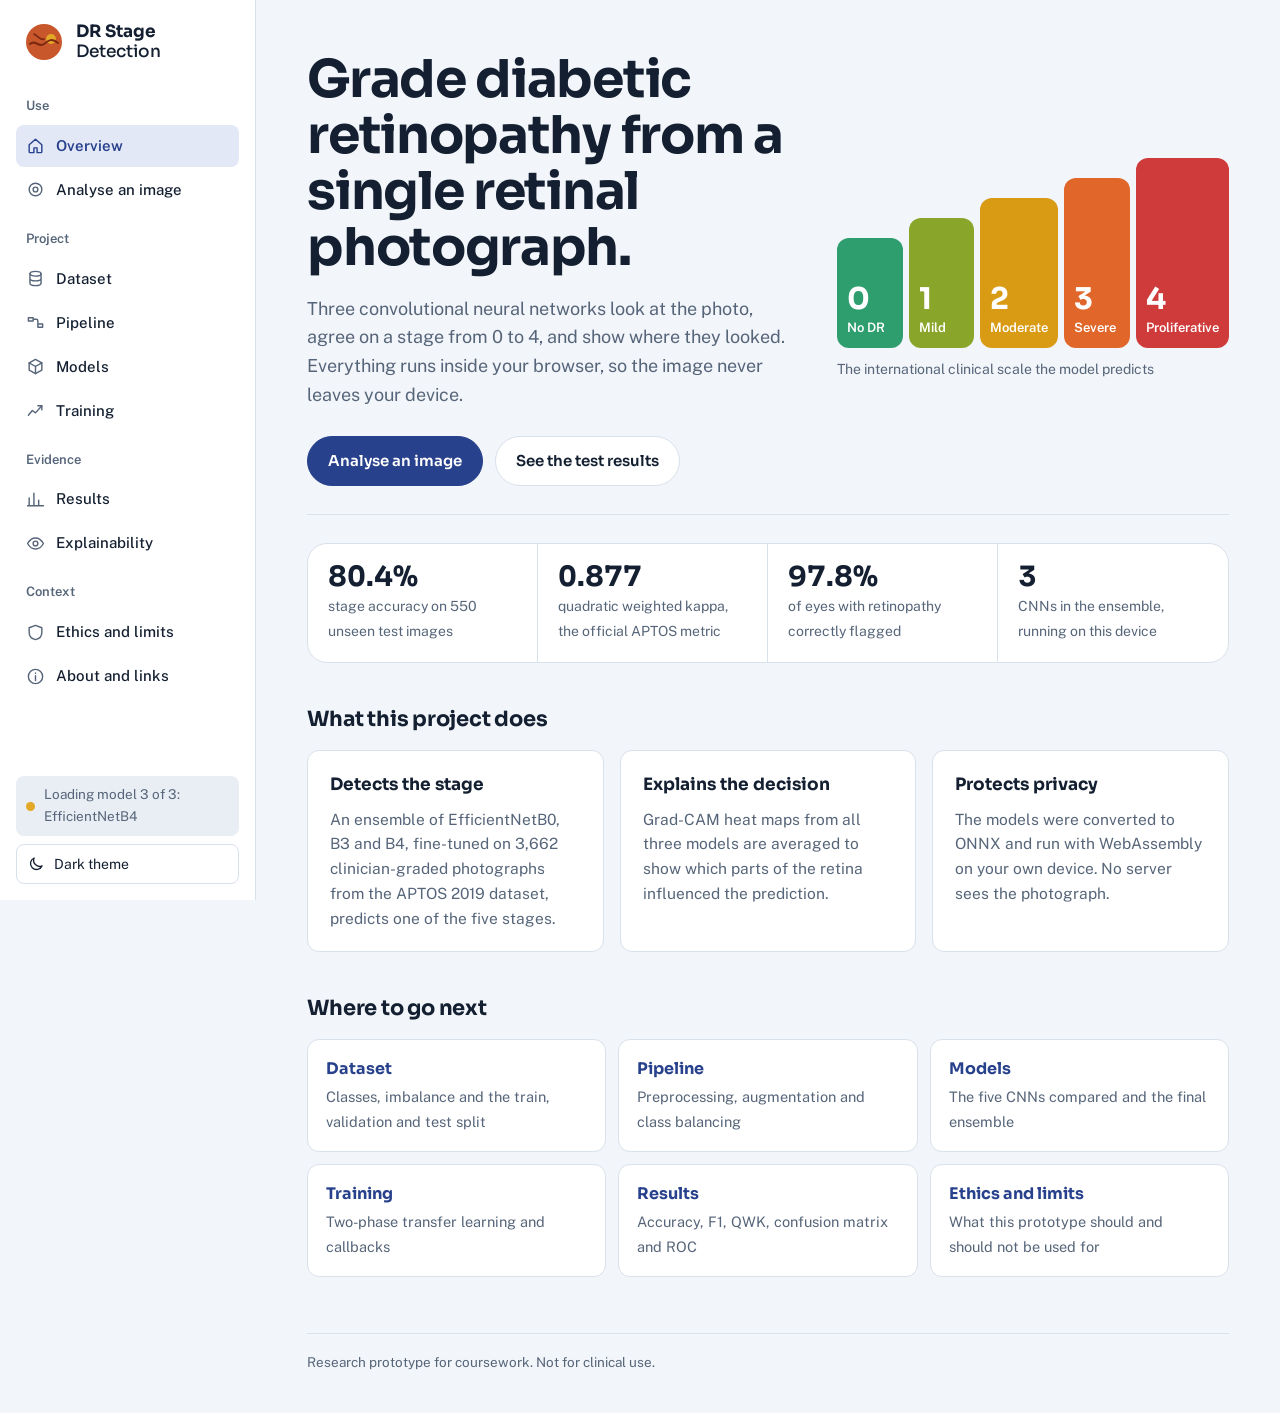
<file: dr-stage-detection/index.html>
<!doctype html>
<html lang="en">
<head>
<meta charset="utf-8">
<meta name="viewport" content="width=device-width, initial-scale=1">
<title>DR Stage Detection</title>
<meta name="description" content="Grades retinal fundus photographs on the 0-4 diabetic retinopathy scale with an ensemble of three CNNs that runs entirely in your browser.">
<link rel="preconnect" href="https://fonts.googleapis.com">
<link rel="stylesheet" href="https://fonts.googleapis.com/css2?family=Public+Sans:wght@400;500;600;700&family=Sora:wght@500;600;700&display=swap">
<link rel="stylesheet" href="style.css">
<script>try{var t=localStorage.getItem("theme");if(t)document.documentElement.dataset.theme=t;}catch(e){}</script>
</head>
<body>
<a class="skip" href="#main">Skip to content</a>

<!-- ============ Sidebar ============ -->
<aside class="side" id="side">
  <a class="brand" href="#overview" aria-label="DR Stage Detection home">
    <svg class="brand-mark" viewBox="0 0 40 40" aria-hidden="true">
      <circle cx="20" cy="20" r="18" fill="var(--retina)"/>
      <circle cx="27" cy="17" r="5" fill="var(--disc)"/>
      <path d="M6 22c5-5 9 4 14 0s8-6 14-1" stroke="var(--vessel)" stroke-width="2" fill="none" stroke-linecap="round"/>
      <path d="M10 12c4 2 7 7 10 5" stroke="var(--vessel)" stroke-width="1.6" fill="none" stroke-linecap="round"/>
    </svg>
    <span><b>DR Stage</b><br>Detection</span>
  </a>

  <nav class="nav" aria-label="Sections">
    <p class="nav-group">Use</p>
    <a href="#overview" data-view="overview"><svg viewBox="0 0 24 24"><path d="M4 11l8-7 8 7v9a1 1 0 0 1-1 1h-5v-6h-4v6H5a1 1 0 0 1-1-1z"/></svg>Overview</a>
    <a href="#analyse" data-view="analyse"><svg viewBox="0 0 24 24"><circle cx="12" cy="12" r="8"/><circle cx="12" cy="12" r="3"/></svg>Analyse an image</a>
    <p class="nav-group">Project</p>
    <a href="#dataset" data-view="dataset"><svg viewBox="0 0 24 24"><ellipse cx="12" cy="6" rx="7" ry="3"/><path d="M5 6v12c0 1.7 3.1 3 7 3s7-1.3 7-3V6M5 12c0 1.7 3.1 3 7 3s7-1.3 7-3"/></svg>Dataset</a>
    <a href="#pipeline" data-view="pipeline"><svg viewBox="0 0 24 24"><path d="M3 6h6v4H3zM15 14h6v4h-6zM9 8h4a2 2 0 0 1 2 2v6"/></svg>Pipeline</a>
    <a href="#models" data-view="models"><svg viewBox="0 0 24 24"><path d="M12 3l8 4.5v9L12 21l-8-4.5v-9z"/><path d="M12 12l8-4.5M12 12v9M12 12L4 7.5"/></svg>Models</a>
    <a href="#training" data-view="training"><svg viewBox="0 0 24 24"><path d="M3 18l5-6 4 3 8-9"/><path d="M15 6h5v5"/></svg>Training</a>
    <p class="nav-group">Evidence</p>
    <a href="#results" data-view="results"><svg viewBox="0 0 24 24"><path d="M4 20V10M10 20V4M16 20v-7M22 20H2"/></svg>Results</a>
    <a href="#explain" data-view="explain"><svg viewBox="0 0 24 24"><path d="M2 12s4-7 10-7 10 7 10 7-4 7-10 7S2 12 2 12z"/><circle cx="12" cy="12" r="3"/></svg>Explainability</a>
    <p class="nav-group">Context</p>
    <a href="#ethics" data-view="ethics"><svg viewBox="0 0 24 24"><path d="M12 3l8 3v6c0 5-3.5 8-8 9-4.5-1-8-4-8-9V6z"/></svg>Ethics and limits</a>
    <a href="#about" data-view="about"><svg viewBox="0 0 24 24"><circle cx="12" cy="12" r="9"/><path d="M12 11v6M12 7.5v.5"/></svg>About and links</a>
  </nav>

  <div class="side-foot">
    <div class="model-state" id="model-state"><span class="dot-live"></span><span id="model-state-text">Loading models</span></div>
    <button class="theme-btn" id="theme-btn" type="button" aria-label="Switch colour theme">
      <svg viewBox="0 0 24 24" aria-hidden="true"><path d="M20 14.5A8 8 0 0 1 9.5 4a8 8 0 1 0 10.5 10.5z"/></svg><span id="theme-label">Dark theme</span>
    </button>
  </div>
</aside>

<header class="topbar">
  <button class="menu-btn" id="menu-btn" type="button" aria-controls="side" aria-expanded="false">
    <svg viewBox="0 0 24 24" aria-hidden="true"><path d="M4 7h16M4 12h16M4 17h16"/></svg><span>Menu</span>
  </button>
  <span class="topbar-title">DR Stage Detection</span>
</header>
<div class="scrim" id="scrim" hidden></div>

<main id="main" tabindex="-1">

<!-- ============ Overview ============ -->
<section class="view" id="view-overview" data-title="Overview">
  <div class="hero">
    <div class="hero-text">
      <h1>Grade diabetic retinopathy from a single retinal photograph.</h1>
      <p class="lead">Three convolutional neural networks look at the photo, agree on a stage from 0 to 4, and show where they looked. Everything runs inside your browser, so the image never leaves your device.</p>
      <div class="hero-actions">
        <a class="btn primary" href="#analyse">Analyse an image</a>
        <a class="btn" href="#results">See the test results</a>
      </div>
    </div>
    <figure class="hero-scale" aria-label="The five stages of diabetic retinopathy">
      <div class="stage-ramp">
        <span style="--c:var(--s0)"><b>0</b>No DR</span>
        <span style="--c:var(--s1)"><b>1</b>Mild</span>
        <span style="--c:var(--s2)"><b>2</b>Moderate</span>
        <span style="--c:var(--s3)"><b>3</b>Severe</span>
        <span style="--c:var(--s4)"><b>4</b>Proliferative</span>
      </div>
      <figcaption>The international clinical scale the model predicts</figcaption>
    </figure>
  </div>

  <div class="facts" id="facts"></div>

  <h2 class="h2">What this project does</h2>
  <div class="cols-3">
    <div class="block"><h3>Detects the stage</h3><p>An ensemble of EfficientNetB0, B3 and B4, fine-tuned on 3,662 clinician-graded photographs from the APTOS 2019 dataset, predicts one of the five stages.</p></div>
    <div class="block"><h3>Explains the decision</h3><p>Grad-CAM heat maps from all three models are averaged to show which parts of the retina influenced the prediction.</p></div>
    <div class="block"><h3>Protects privacy</h3><p>The models were converted to ONNX and run with WebAssembly on your own device. No server sees the photograph.</p></div>
  </div>

  <h2 class="h2">Where to go next</h2>
  <div class="jump">
    <a href="#dataset"><b>Dataset</b><span>Classes, imbalance and the train, validation and test split</span></a>
    <a href="#pipeline"><b>Pipeline</b><span>Preprocessing, augmentation and class balancing</span></a>
    <a href="#models"><b>Models</b><span>The five CNNs compared and the final ensemble</span></a>
    <a href="#training"><b>Training</b><span>Two-phase transfer learning and callbacks</span></a>
    <a href="#results"><b>Results</b><span>Accuracy, F1, QWK, confusion matrix and ROC</span></a>
    <a href="#ethics"><b>Ethics and limits</b><span>What this prototype should and should not be used for</span></a>
  </div>
</section>

<!-- ============ Analyse ============ -->
<section class="view" id="view-analyse" data-title="Analyse an image" hidden>
  <h1 class="h1">Analyse an image</h1>
  <p class="sub">Choose a colour fundus photograph. The three models run on this device and the result appears on the right.</p>
  <div class="status" id="status" role="status"><span class="spinner"></span><span id="status-text">Loading the models (about 130 MB, only the first time)…</span></div>

  <div class="analyse-grid">
    <div class="panel">
      <label class="drop" id="drop" for="file">
        <input type="file" id="file" accept="image/png,image/jpeg,image/webp">
        <img id="preview" alt="The photograph you selected" hidden>
        <span class="drop-empty" id="drop-empty">
          <svg viewBox="0 0 24 24" aria-hidden="true"><path d="M12 16V4M7 9l5-5 5 5M4 16v3a1 1 0 0 0 1 1h14a1 1 0 0 0 1-1v-3"/></svg>
          <b>Drop a photograph here</b>
          <small>or click to choose a PNG or JPEG file</small>
        </span>
      </label>
      <div class="btn-row">
        <button class="btn primary" id="analyse" type="button" disabled>Analyse image</button>
        <button class="btn" id="clear" type="button">Clear</button>
      </div>
      <p class="hint">Dataset images are not published on this site because APTOS 2019 is covered by Kaggle's competition rules. Use your own fundus photographs or the test images from the project folder.</p>

      <div class="lens-wrap" id="lens-wrap" hidden>
        <h2 class="h3">Where the models looked</h2>
        <div class="lens" id="lens">
          <canvas id="c-input" aria-label="Model input"></canvas>
          <canvas id="c-cam" aria-label="Grad-CAM heat map"></canvas>
          <span class="lens-handle" id="lens-handle" aria-hidden="true"></span>
        </div>
        <label class="slider-label" for="lens-slider">Drag to compare the photo with the heat map</label>
        <input type="range" id="lens-slider" min="0" max="100" value="50">
        <div class="lens-legend"><span>Photo</span><span class="jet" aria-hidden="true"></span><span>Heat map: low to high influence</span></div>
        <details class="orig">
          <summary>Show the cropped original</summary>
          <canvas id="c-orig" aria-label="Cropped original photograph"></canvas>
        </details>
      </div>
    </div>
    <div class="panel" id="result" aria-live="polite"></div>
  </div>
</section>

<!-- ============ Dataset ============ -->
<section class="view" id="view-dataset" data-title="Dataset" hidden>
  <h1 class="h1">Dataset</h1>
  <p class="sub">APTOS 2019 Blindness Detection (Kaggle): 3,662 colour fundus photographs from Aravind Eye Hospital, India, each graded 0–4 by clinicians.</p>

  <h2 class="h2">The five classes</h2>
  <div class="tbl-wrap"><table class="tbl">
    <thead><tr><th>Stage</th><th>What a clinician sees</th><th>Images</th><th>Share</th></tr></thead>
    <tbody>
      <tr><td><span class="sw" style="--c:var(--s0)"></span>0 No DR</td><td>No visible signs of retinopathy</td><td>1,805</td><td>49.3%</td></tr>
      <tr><td><span class="sw" style="--c:var(--s1)"></span>1 Mild NPDR</td><td>Microaneurysms only</td><td>370</td><td>10.1%</td></tr>
      <tr><td><span class="sw" style="--c:var(--s2)"></span>2 Moderate NPDR</td><td>More microaneurysms, dot and blot haemorrhages, hard exudates</td><td>999</td><td>27.3%</td></tr>
      <tr><td><span class="sw" style="--c:var(--s3)"></span>3 Severe NPDR</td><td>Many haemorrhages in all quadrants, venous beading (4-2-1 rule)</td><td>193</td><td>5.3%</td></tr>
      <tr><td><span class="sw" style="--c:var(--s4)"></span>4 Proliferative DR</td><td>New fragile vessels that can bleed or detach the retina</td><td>295</td><td>8.1%</td></tr>
    </tbody>
  </table></div>
  <div class="imbalance" aria-hidden="true">
    <span style="--w:49.3;--c:var(--s0)"></span><span style="--w:10.1;--c:var(--s1)"></span><span style="--w:27.3;--c:var(--s2)"></span><span style="--w:5.3;--c:var(--s3)"></span><span style="--w:8.1;--c:var(--s4)"></span>
  </div>
  <p class="note">The data is strongly imbalanced: half of the images show no retinopathy and only 5% are Severe. This is why class balancing was tested and why macro F1 is reported next to accuracy.</p>

  <h2 class="h2">Split before augmentation</h2>
  <div class="split">
    <div style="--w:70"><b>Training</b><span>2,563 images · 70%</span></div>
    <div style="--w:15"><b>Validation</b><span>549 · 15%</span></div>
    <div style="--w:15"><b>Test</b><span>550 · 15%</span></div>
  </div>
  <p>The split is stratified by stage with a fixed seed (42), and it is made before any augmentation, so no test image or copy of one can leak into training. Every design decision was made on the validation set; the test set was used once per version.</p>

  <div class="figs">
    <figure><img src="assets/figures/01_class_distribution.png" alt="Bar chart of images per stage" loading="lazy"><figcaption>Images per stage</figcaption></figure>
    <figure><img src="assets/figures/06_split_distribution.png" alt="Stage distribution in the training, validation and test sets" loading="lazy"><figcaption>The same stage mix in all three sets</figcaption></figure>
    <figure><img src="assets/figures/02_resolutions.png" alt="Original image resolutions" loading="lazy"><figcaption>Original image sizes vary widely, so every photo is resized</figcaption></figure>
  </div>
</section>

<!-- ============ Pipeline ============ -->
<section class="view" id="view-pipeline" data-title="Pipeline" hidden>
  <h1 class="h1">Pipeline</h1>
  <p class="sub">From a raw photograph to a stage prediction. Each step was tested with full training before it was kept.</p>

  <ol class="steps">
    <li><b>Crop and square</b><p>The black border around the retina is cropped, the image is padded to a square and resized with area interpolation to 300 px (B0) or 380 px (B3, B4).</p></li>
    <li><b>Enhance (tested)</b><p>Three options were compared: the raw image, median denoising with CLAHE contrast enhancement on the LAB lightness channel and unsharp-mask edge enhancement, and Ben Graham's local-average subtraction. Normalisation happens inside each EfficientNet.</p></li>
    <li><b>Augment the training images</b><p>Random flips, 360° rotation, zoom, translation, brightness and contrast are applied on the fly. A retina has no natural up direction and cameras differ in exposure, so these changes create realistic new examples.</p></li>
    <li><b>Balance the classes</b><p>Balanced class weights, square-root weights and oversampling of rare stages were compared. Oversampling was kept.</p></li>
    <li><b>Classify and explain</b><p>Three fine-tuned CNNs predict stage probabilities, which are averaged. Grad-CAM shows the regions that drove the prediction.</p></li>
  </ol>

  <h2 class="h2">What the experiments showed</h2>
  <div class="tbl-wrap"><table class="tbl">
    <thead><tr><th>Preprocessing</th><th>Validation QWK</th><th>Kept</th></tr></thead>
    <tbody>
      <tr><td>Raw (crop and resize only)</td><td>0.861</td><td>Yes</td></tr>
      <tr><td>CLAHE + unsharp mask</td><td>0.858</td><td>No</td></tr>
      <tr><td>Ben Graham filter</td><td>0.829</td><td>No</td></tr>
    </tbody>
  </table></div>
  <p class="note">Enhancement did not help here: EfficientNet already normalises its input and learns its own contrast features, while strong filtering changed colours the pretrained network relies on. The enhancement code stays in the project and in the desktop app.</p>

  <div class="figs">
    <figure><img src="assets/figures/05_clahe_histogram.png" alt="Brightness histogram before and after CLAHE" loading="lazy"><figcaption>CLAHE spreads the brightness histogram</figcaption></figure>
    <figure><img src="assets/figures/11_preprocessing_comparison.png" alt="Validation scores for the three preprocessing options" loading="lazy"><figcaption>Preprocessing comparison with full training</figcaption></figure>
    <figure><img src="assets/figures/07_class_balancing.png" alt="Class counts before and after balancing" loading="lazy"><figcaption>Training set before and after oversampling</figcaption></figure>
    <figure><img src="assets/figures/12_balancing_comparison.png" alt="Validation scores for the three balancing methods" loading="lazy"><figcaption>Balancing comparison</figcaption></figure>
  </div>
</section>

<!-- ============ Models ============ -->
<section class="view" id="view-models" data-title="Models" hidden>
  <h1 class="h1">Models</h1>
  <p class="sub">All models are convolutional neural networks pre-trained on ImageNet and fine-tuned on APTOS 2019. Five were compared; three form the final ensemble.</p>

  <div class="model-cards">
    <article class="mcard final"><h3>EfficientNetB0</h3><p class="role">Ensemble member, 300 px</p><dl><dt>Parameters</dt><dd>4.05 M</dd><dt>Feature map</dt><dd>10×10×1280</dd><dt>Validation accuracy</dt><dd>78.9%</dd></dl><p>Best validation QWK in the backbone comparison, so it became the base model for versions 1 and 2.</p></article>
    <article class="mcard final"><h3>EfficientNetB3</h3><p class="role">Ensemble member, 380 px</p><dl><dt>Parameters</dt><dd>10.78 M</dd><dt>Feature map</dt><dd>12×12×1536</dd><dt>Validation accuracy</dt><dd>80.9%</dd></dl><p>Higher resolution shows smaller lesions such as microaneurysms.</p></article>
    <article class="mcard final"><h3>EfficientNetB4</h3><p class="role">Ensemble member, 380 px</p><dl><dt>Parameters</dt><dd>17.67 M</dd><dt>Feature map</dt><dd>12×12×1792</dd><dt>Validation accuracy</dt><dd>79.4%</dd></dl><p>The deepest member, trained with a different seed to add diversity.</p></article>
    <article class="mcard"><h3>ResNet50V2</h3><p class="role">Compared, not selected</p><dl><dt>Parameters</dt><dd>23.56 M</dd><dt>Design</dt><dd>Residual blocks</dd></dl><p>Lower validation QWK than EfficientNetB0 while being much larger.</p></article>
    <article class="mcard"><h3>MobileNetV2</h3><p class="role">Compared, not selected</p><dl><dt>Parameters</dt><dd>2.26 M</dd><dt>Design</dt><dd>Lightweight</dd></dl><p>The smallest model, but the lowest validation QWK of the four compared.</p></article>
  </div>

  <h2 class="h2">The final ensemble</h2>
  <p>Each member gets the photograph at its own input size. The same head sits on every backbone: global average pooling, dropout 0.4, a 256-unit ReLU layer with L2 regularisation, dropout 0.4 and a 5-way softmax. The three members' probabilities are averaged. Every combination of trained models, with and without test-time augmentation, was scored on the validation set; this one scored best (validation accuracy 81.2%).</p>
  <figure class="wide"><img src="assets/figures/Fig_C_models_overview.png" alt="Overview of the five CNNs compared, the three-model ensemble and the four versions" loading="lazy"><figcaption>Models compared, the final ensemble and how it developed</figcaption></figure>
  <figure class="wide"><img src="assets/figures/Fig_B_cnn_architecture.png" alt="Layer-by-layer architecture of the EfficientNetB0 member" loading="lazy"><figcaption>Architecture of one member (EfficientNetB0) with the classification head</figcaption></figure>
  <div class="figs">
    <figure><img src="assets/figures/09_backbone_comparison.png" alt="Validation accuracy, macro F1 and QWK of four backbones" loading="lazy"><figcaption>Experiment 1: backbone comparison</figcaption></figure>
    <figure><img src="assets/figures/10_hyperparameter_grid.png" alt="Validation QWK over learning rate and dropout" loading="lazy"><figcaption>Experiment 2: learning rate and dropout grid</figcaption></figure>
    <figure><img src="assets/figures/14b_ensemble_selection.png" alt="Validation scores of the best model combinations" loading="lazy"><figcaption>Ensemble selection on the validation set</figcaption></figure>
  </div>
</section>

<!-- ============ Training ============ -->
<section class="view" id="view-training" data-title="Training" hidden>
  <h1 class="h1">Training</h1>
  <p class="sub">Trained on Kaggle with an NVIDIA T4 GPU. Every random seed is fixed so the runs can be repeated.</p>
  <ol class="steps">
    <li><b>Phase 1: train the new head</b><p>The ImageNet backbone is frozen and only the new head learns, with a learning rate of 0.001. This protects the pretrained features from large early gradients.</p></li>
    <li><b>Phase 2: fine-tune everything</b><p>The whole backbone is unfrozen and trained at 2 × 10⁻⁵, with BatchNorm layers kept frozen so their statistics stay stable on small batches.</p></li>
  </ol>
  <h2 class="h2">Callbacks and regularisation</h2>
  <div class="tbl-wrap"><table class="tbl">
    <thead><tr><th>Technique</th><th>Setting</th><th>Why</th></tr></thead>
    <tbody>
      <tr><td>Validation QWK callback</td><td>Computed after every epoch</td><td>QWK is the official APTOS metric and rewards near-miss grades</td></tr>
      <tr><td>Early stopping</td><td>On validation QWK, best weights restored</td><td>Stops before the model overfits</td></tr>
      <tr><td>Model checkpoint</td><td>Best validation QWK saved</td><td>Keeps the best epoch, not the last</td></tr>
      <tr><td>ReduceLROnPlateau</td><td>Lower the learning rate when progress stalls</td><td>Finer steps near the optimum</td></tr>
      <tr><td>Label smoothing</td><td>0.05</td><td>Graders disagree on borderline images</td></tr>
      <tr><td>Dropout and L2</td><td>Dropout 0.4, L2 on the dense layer</td><td>Less overfitting on a small dataset</td></tr>
      <tr><td>Hyperparameter grid</td><td>Learning rate × dropout</td><td>Chosen on validation: 0.001 and 0.4</td></tr>
    </tbody>
  </table></div>
  <figure class="wide"><img src="assets/figures/13_accuracy_loss_qwk_curves.png" alt="Training and validation accuracy, loss and QWK per epoch" loading="lazy"><figcaption>Accuracy, loss and QWK per epoch for both phases</figcaption></figure>
</section>

<!-- ============ Results ============ -->
<section class="view" id="view-results" data-title="Results" hidden>
  <h1 class="h1">Results</h1>
  <p class="sub">Measured once on 550 held-out test images that were never used for training or for any decision.</p>
  <div id="metrics"></div>

  <h2 class="h2">How the model improved</h2>
  <div class="versions" id="versions">
    <div class="ver"><span class="ver-name">Version 1</span><span class="ver-desc">EfficientNetB0, 224 px, top layers fine-tuned</span><span class="ver-bar"><i style="--v:74.4"></i></span><span class="ver-val">74.4%</span></div>
    <div class="ver"><span class="ver-name">Version 2</span><span class="ver-desc">EfficientNetB0, 300 px, full fine-tuning</span><span class="ver-bar"><i style="--v:78.9"></i></span><span class="ver-val">78.9%</span></div>
    <div class="ver"><span class="ver-name">Version 3</span><span class="ver-desc">Ensemble of B0 and B3 at 300 px</span><span class="ver-bar"><i style="--v:79.8"></i></span><span class="ver-val">79.8%</span></div>
    <div class="ver final"><span class="ver-name">Version 4</span><span class="ver-desc">Ensemble of B0, B3 and B4 at 300 and 380 px</span><span class="ver-bar"><i style="--v:80.4"></i></span><span class="ver-val">80.4%</span></div>
  </div>
  <p class="note">Test accuracy per version; the bars start at 70%. Version 4 has the best accuracy and the best Mild-stage recall. Version 3 has a slightly higher macro F1 (0.654) and QWK (0.888), so the last step is a trade-off rather than a gain on every metric.</p>

  <h2 class="h2">Charts</h2>
  <div class="figs">
    <figure><img src="assets/figures/15_confusion_matrix.png" alt="Confusion matrices on the test set" loading="lazy"><figcaption>Confusion matrix: most errors are one stage away</figcaption></figure>
    <figure><img src="assets/figures/16_per_class_prf.png" alt="Precision, recall and F1 per stage" loading="lazy"><figcaption>Precision, recall and F1 per stage</figcaption></figure>
    <figure><img src="assets/figures/17_roc_binary.png" alt="ROC curves and the DR versus no DR confusion matrix" loading="lazy"><figcaption>ROC curves and DR versus no DR screening</figcaption></figure>
    <figure><img src="assets/figures/14_inference_optimisation.png" alt="Validation scores of argmax, TTA and threshold decision rules" loading="lazy"><figcaption>Decision rule comparison: plain argmax kept</figcaption></figure>
  </div>

  <h2 class="h2">Reading the errors</h2>
  <p>No DR and Moderate are recognised well. Mild, Severe and Proliferative are harder: they have few training examples and their borders are subtle, and clinicians also disagree on them. Most mistakes land on a neighbouring stage, which is why the quadratic weighted kappa (0.877) is high even though exact accuracy is 80%. For screening, what matters most is separating any DR from no DR, and there the ensemble reaches 97.8% sensitivity and 97.8% specificity.</p>
</section>

<!-- ============ Explainability ============ -->
<section class="view" id="view-explain" data-title="Explainability" hidden>
  <h1 class="h1">Explainability</h1>
  <p class="sub">A grade is only useful to a clinician if they can check why it was given.</p>
  <div class="cols-2">
    <div class="block"><h3>How Grad-CAM works here</h3><p>For each model, the gradient of the predicted stage is taken with respect to the last convolutional feature map. Averaging the gradient per channel gives each channel a weight; the weighted sum of the channels, with negatives removed, is the heat map. The three maps are resized to the same size and averaged. In the browser, the gradients through the dense head are derived analytically, so no deep-learning framework is needed.</p></div>
    <div class="block"><h3>How to read the heat map</h3><p>Red and yellow areas influenced the prediction most, blue areas least. On diseased eyes the heat should sit on haemorrhages, exudates or new vessels. Heat on the optic disc or the image edge means the model also uses normal anatomy, which is a known limitation and a reason to keep a clinician in the loop.</p></div>
  </div>
  <p><a class="btn" href="#analyse">Try it on a photograph</a></p>
</section>

<!-- ============ Ethics ============ -->
<section class="view" id="view-ethics" data-title="Ethics and limits" hidden>
  <h1 class="h1">Ethics and limits</h1>
  <div class="warn"><b>This is not a medical device.</b> It was built for coursework. Its output must not be used to diagnose or treat anyone. Anyone with diabetes should have regular eye examinations by a qualified professional.</div>
  <div class="cols-2">
    <div class="block"><h3>Privacy</h3><p>Photographs are processed on the user's own device and are never uploaded. The dataset images are not redistributed on this site.</p></div>
    <div class="block"><h3>Bias</h3><p>All training images come from one hospital network in India, with its own cameras and population. Accuracy may be lower on other populations, cameras or image quality.</p></div>
    <div class="block"><h3>Label noise</h3><p>Stages were graded by clinicians who do not always agree, especially between neighbouring stages. The model inherits that uncertainty.</p></div>
    <div class="block"><h3>Rare stages</h3><p>Severe (29 test images) and Proliferative (44) have few examples, so their recall is lower and their measured scores are less certain.</p></div>
  </div>
  <h2 class="h2">Future improvements</h2>
  <ul class="list">
    <li>Train and test on more datasets, such as EyePACS and Messidor-2, to reduce bias.</li>
    <li>Validate prospectively with ophthalmologists before any clinical use.</li>
    <li>Add an image-quality check that rejects blurred or badly exposed photos.</li>
    <li>Improve the rare stages with focal loss or more targeted data.</li>
    <li>Package the browser model as an offline mobile app for rural screening camps.</li>
  </ul>
</section>

<!-- ============ About ============ -->
<section class="view" id="view-about" data-title="About and links" hidden>
  <h1 class="h1">About and links</h1>
  <p class="sub">Diabetic Retinopathy Stage Detection using CNN transfer learning. Computer Vision coursework, BSc (Hons) Computer Science, National Institute of Business Management.</p>
  <div class="links">
    <a href="https://github.com/malindichathumini/dr-stage-detection" target="_blank" rel="noopener"><b>Code on GitHub</b><span>Website, desktop app, notebooks and conversion tools</span></a>
    <a href="https://www.kaggle.com/code/malindichathumini/dr-stage-detection-ensemble-v4" target="_blank" rel="noopener"><b>Final notebook on Kaggle</b><span>Version 4 ensemble, 80.4% test accuracy</span></a>
    <a href="https://www.kaggle.com/code/malindichathumini/dr-stage-detection-experiments" target="_blank" rel="noopener"><b>Experiments notebook on Kaggle</b><span>Backbone, hyperparameter, preprocessing and balancing comparisons</span></a>
    <a href="https://www.kaggle.com/competitions/aptos2019-blindness-detection" target="_blank" rel="noopener"><b>APTOS 2019 dataset</b><span>Kaggle competition data</span></a>
  </div>
  <h2 class="h2">Technologies</h2>
  <div class="tbl-wrap"><table class="tbl">
    <tbody>
      <tr><td>Training</td><td>Python, TensorFlow and Keras, scikit-learn, OpenCV, NumPy, pandas, Matplotlib on Kaggle</td></tr>
      <tr><td>Website</td><td>HTML, CSS, JavaScript, ONNX Runtime Web (WebAssembly), hosted on Vercel</td></tr>
      <tr><td>Desktop app</td><td>Python and Gradio</td></tr>
      <tr><td>Conversion</td><td>tf2onnx and ONNX</td></tr>
    </tbody>
  </table></div>
</section>

<footer class="foot">Research prototype for coursework. Not for clinical use.</footer>
</main>

<script src="vendor/ort.wasm.min.js"></script>
<script src="app.js"></script>
</body>
</html>
</file>
<file: dr-stage-detection/style.css>
/* DR Stage Detection: clinical instrument theme */
:root {
  --paper: #f2f5f9; --surface: #ffffff; --surface-2: #e9eef5; --ink: #142031; --muted: #566579;
  --line: #d9e1eb; --brand: #28418c; --brand-ink: #ffffff; --brand-soft: #e3e8f7; --disc: #e2a826;
  --retina: #c8582b; --vessel: #7c2710;
  --s0: #2f9e6f; --s1: #8aa62a; --s2: #d99a14; --s3: #e0662a; --s4: #cf3b3b;
  --radius-lg: 20px; --radius: 12px; --radius-sm: 8px;
  --side-w: 256px;
  color-scheme: light;
}
@media (prefers-color-scheme: dark) {
  :root:not([data-theme="light"]) {
    --paper: #0d1420; --surface: #152032; --surface-2: #1c2940; --ink: #e5ebf3; --muted: #9aa8bb;
    --line: #26354c; --brand: #8ea5f2; --brand-ink: #0d1420; --brand-soft: #1f2d4d; --disc: #f0bd48;
    color-scheme: dark;
  }
}
:root[data-theme="dark"] {
  --paper: #0d1420; --surface: #152032; --surface-2: #1c2940; --ink: #e5ebf3; --muted: #9aa8bb;
  --line: #26354c; --brand: #8ea5f2; --brand-ink: #0d1420; --brand-soft: #1f2d4d; --disc: #f0bd48;
  color-scheme: dark;
}

* { box-sizing: border-box; }
[hidden] { display: none !important; }
main:focus, main:focus-visible { outline: none; }
html { scroll-behavior: smooth; }
body { margin: 0; background: var(--paper); color: var(--ink);
       font: 16px/1.6 "Public Sans", "Segoe UI", system-ui, sans-serif; }
h1, h2, h3, .brand, .btn, .h1, .h2, .h3 { font-family: "Sora", "Public Sans", system-ui, sans-serif; }
a { color: var(--brand); }
img { max-width: 100%; }
:focus-visible { outline: 3px solid var(--disc); outline-offset: 2px; border-radius: 4px; }
.skip { position: absolute; left: -999px; top: 8px; background: var(--surface); padding: 8px 12px; z-index: 50; }
.skip:focus { left: 8px; }
svg { stroke: currentColor; fill: none; stroke-width: 1.8; stroke-linecap: round; stroke-linejoin: round; }
.brand-mark { stroke: none; }

/* ---------- sidebar ---------- */
.side { position: fixed; inset: 0 auto 0 0; width: var(--side-w); background: var(--surface);
        border-right: 1px solid var(--line); display: flex; flex-direction: column; padding: 22px 16px 16px; z-index: 30; overflow-y: auto; }
.brand { display: flex; align-items: center; gap: 12px; text-decoration: none; color: var(--ink);
         font-size: 17px; line-height: 1.15; padding: 0 8px 18px; font-weight: 500; }
.brand b { font-weight: 700; }
.brand-mark { width: 40px; height: 40px; flex: none; }
.nav { display: flex; flex-direction: column; gap: 2px; }
.nav-group { margin: 16px 10px 6px; font-size: 13px; color: var(--muted); font-weight: 600; }
.nav a { display: flex; align-items: center; gap: 11px; padding: 9px 10px; border-radius: var(--radius-sm);
         color: var(--ink); text-decoration: none; font-weight: 500; font-size: 15px; }
.nav a svg { width: 19px; height: 19px; color: var(--muted); flex: none; }
.nav a:hover { background: var(--surface-2); }
.nav a[aria-current="page"] { background: var(--brand-soft); color: var(--brand); font-weight: 600; }
.nav a[aria-current="page"] svg { color: var(--brand); }
.side-foot { margin-top: auto; padding-top: 18px; display: grid; gap: 8px; }
.model-state { display: flex; align-items: center; gap: 9px; font-size: 13.5px; color: var(--muted); padding: 8px 10px;
               border-radius: var(--radius-sm); background: var(--surface-2); }
.dot-live { width: 9px; height: 9px; border-radius: 50%; background: var(--disc); flex: none; }
.model-state.ok .dot-live { background: var(--s0); }
.model-state.err .dot-live { background: var(--s4); }
.theme-btn { display: flex; align-items: center; gap: 9px; background: none; border: 1px solid var(--line); color: var(--ink);
             border-radius: var(--radius-sm); padding: 8px 10px; font: inherit; font-size: 14px; cursor: pointer; }
.theme-btn svg { width: 18px; height: 18px; }

.topbar { display: none; }
.scrim { position: fixed; inset: 0; background: rgba(8, 14, 24, .45); z-index: 25; }

/* ---------- main ---------- */
main { margin-left: var(--side-w); padding: 44px clamp(20px, 4vw, 56px) 40px; max-width: calc(var(--side-w) + 1140px); outline: none; }
.view { animation: none; }
.h1 { font-size: clamp(28px, 3.2vw, 38px); line-height: 1.15; margin: 0 0 10px; letter-spacing: -0.015em; }
.h2 { font-size: 21px; margin: 40px 0 14px; letter-spacing: -0.01em; }
.h3 { font-size: 17px; margin: 0 0 12px; }
.sub { color: var(--muted); max-width: 70ch; margin: 0 0 24px; font-size: 17px; }
p { max-width: 75ch; }
.note { color: var(--muted); font-size: 15px; }

/* ---------- overview ---------- */
.hero { display: grid; grid-template-columns: 1.25fr 1fr; gap: 40px; align-items: center;
        padding: 8px 0 28px; border-bottom: 1px solid var(--line); }
.hero h1 { font-size: clamp(32px, 4.2vw, 52px); line-height: 1.08; letter-spacing: -0.025em; margin: 0 0 18px; max-width: 16ch; }
.lead { font-size: 18px; color: var(--muted); margin: 0 0 26px; max-width: 54ch; }
.hero-actions { display: flex; flex-wrap: wrap; gap: 12px; }
.hero-scale { margin: 0; }
.stage-ramp { display: grid; grid-template-columns: repeat(5, 1fr); gap: 6px; }
.stage-ramp span { display: flex; flex-direction: column; justify-content: flex-end; min-height: 150px; padding: 12px 10px;
                   border-radius: var(--radius); background: var(--c); color: #fff; font-size: 13px; font-weight: 600; line-height: 1.2; }
.stage-ramp span:nth-child(1) { min-height: 110px; } .stage-ramp span:nth-child(2) { min-height: 130px; }
.stage-ramp span:nth-child(3) { min-height: 150px; } .stage-ramp span:nth-child(4) { min-height: 170px; }
.stage-ramp span:nth-child(5) { min-height: 190px; }
.stage-ramp { align-items: end; }
.stage-ramp b { font-family: "Sora", sans-serif; font-size: 30px; line-height: 1; margin-bottom: 6px; }
.hero-scale figcaption { color: var(--muted); font-size: 14px; margin-top: 10px; }

.facts { display: grid; grid-template-columns: repeat(4, minmax(0, 1fr)); gap: 0; margin: 28px 0 8px;
         border: 1px solid var(--line); border-radius: var(--radius-lg); background: var(--surface); overflow: hidden; }
.facts div { padding: 18px 20px; border-right: 1px solid var(--line); }
.facts div:last-child { border-right: 0; }
.facts b { display: block; font-family: "Sora", sans-serif; font-size: 28px; line-height: 1.1; font-variant-numeric: tabular-nums; }
.facts span { color: var(--muted); font-size: 14px; }

.cols-3 { display: grid; grid-template-columns: repeat(3, minmax(0, 1fr)); gap: 16px; }
.cols-2 { display: grid; grid-template-columns: repeat(2, minmax(0, 1fr)); gap: 16px; margin-bottom: 20px; }
.block { background: var(--surface); border: 1px solid var(--line); border-radius: var(--radius); padding: 20px 22px; }
.block h3 { margin: 0 0 8px; font-size: 17px; }
.block p { margin: 0; color: var(--muted); font-size: 15.5px; }
.jump { display: grid; grid-template-columns: repeat(3, minmax(0, 1fr)); gap: 12px; }
.jump a, .links a { display: block; padding: 16px 18px; border-radius: var(--radius); background: var(--surface);
                    border: 1px solid var(--line); text-decoration: none; color: var(--ink); }
.jump a:hover, .links a:hover { border-color: var(--brand); }
.jump b, .links b { display: block; font-family: "Sora", sans-serif; font-size: 16px; margin-bottom: 2px; color: var(--brand); }
.jump span, .links span { color: var(--muted); font-size: 14.5px; }

/* ---------- buttons ---------- */
.btn { display: inline-flex; align-items: center; justify-content: center; gap: 8px; font-size: 15px; font-weight: 600;
       padding: 12px 20px; border-radius: 999px; border: 1px solid var(--line); background: var(--surface); color: var(--ink);
       cursor: pointer; text-decoration: none; }
.btn:hover { border-color: var(--brand); }
.btn.primary { background: var(--brand); border-color: var(--brand); color: var(--brand-ink); }
.btn:disabled { opacity: .45; cursor: not-allowed; }

/* ---------- analyse ---------- */
.status { display: flex; align-items: center; gap: 10px; padding: 11px 16px; border-radius: var(--radius);
          background: var(--surface-2); margin-bottom: 20px; font-size: 15px; }
.status.ok { color: var(--muted); }
.status.err { background: #5a1f1f; color: #ffe1e1; }
.spinner { width: 16px; height: 16px; border-radius: 50%; border: 2px solid var(--line); border-top-color: var(--brand);
           animation: spin .8s linear infinite; flex: none; }
.status.ok .spinner, .status.err .spinner { display: none; }
@keyframes spin { to { transform: rotate(360deg); } }
.analyse-grid { display: grid; grid-template-columns: minmax(0, 5fr) minmax(0, 6fr); gap: 24px; align-items: start; }
.panel { min-width: 0; }
.drop { display: grid; place-items: center; min-height: 280px; border: 2px dashed var(--line); border-radius: var(--radius-lg);
        background: var(--surface); cursor: pointer; overflow: hidden; position: relative; text-align: center; }
.drop.drag { border-color: var(--brand); background: var(--brand-soft); }
.drop input { position: absolute; inset: 0; opacity: 0; cursor: pointer; }
.drop img { max-width: 100%; max-height: 320px; display: block; }
.drop-empty { display: grid; justify-items: center; gap: 4px; color: var(--muted); padding: 24px; }
.drop-empty svg { width: 34px; height: 34px; color: var(--brand); margin-bottom: 6px; }
.drop-empty b { color: var(--ink); font-size: 16px; }
.btn-row { display: grid; grid-template-columns: 3fr 1fr; gap: 10px; margin: 14px 0 10px; }
.hint { font-size: 13.5px; color: var(--muted); margin: 0; }

.lens-wrap { margin-top: 26px; padding-top: 22px; border-top: 1px solid var(--line); }
.lens { position: relative; width: min(100%, 420px); aspect-ratio: 1; border-radius: 50%; overflow: hidden; margin: 0 auto;
        background: #000; box-shadow: 0 0 0 6px var(--surface), 0 0 0 7px var(--line); --cut: 50%; touch-action: none; cursor: ew-resize; }
.lens canvas { position: absolute; inset: 0; width: 100%; height: 100%; }
#c-cam { clip-path: inset(0 0 0 var(--cut)); }
.lens-handle { position: absolute; top: 0; bottom: 0; left: var(--cut); width: 3px; margin-left: -1.5px; background: var(--disc); pointer-events: none; }
.lens-handle::after { content: ""; position: absolute; top: 50%; left: 50%; width: 22px; height: 22px; margin: -11px 0 0 -11px;
                      border-radius: 50%; background: var(--disc); box-shadow: 0 0 0 3px rgba(0,0,0,.25); }
.slider-label { display: block; text-align: center; font-size: 14px; color: var(--muted); margin: 16px 0 4px; }
#lens-slider { display: block; width: min(100%, 420px); margin: 0 auto; accent-color: var(--brand); }
.lens-legend { display: flex; align-items: center; justify-content: center; gap: 10px; font-size: 13px; color: var(--muted); margin-top: 10px; flex-wrap: wrap; }
.jet { width: 90px; height: 10px; border-radius: 5px; background: linear-gradient(90deg, #00007f, #0080ff, #7fff7f, #ff8000, #7f0000); }
.orig { margin-top: 14px; font-size: 14px; }
.orig summary { cursor: pointer; color: var(--brand); }
.orig canvas { width: 100%; max-width: 300px; aspect-ratio: 1; display: block; margin: 10px auto 0; border-radius: var(--radius); background: #000; }

/* result card (generated by app.js) */
.rc { border: 1px solid var(--line); border-top: 6px solid var(--c, var(--brand)); border-radius: var(--radius-lg);
      padding: 22px 24px; background: var(--surface); }
.rc-empty { border-top-width: 1px; text-align: center; padding: 64px 28px; }
.rc-empty-icon { font-size: 34px; color: var(--brand); line-height: 1; }
.rc-empty-title { font-family: "Sora", sans-serif; font-size: 19px; font-weight: 700; margin: 12px 0 6px; }
.rc-empty-text { color: var(--muted); max-width: 44ch; margin: auto; }
.rc-head { display: flex; align-items: center; gap: 10px; flex-wrap: wrap; }
.rc-pill { background: var(--c); color: #fff; font-weight: 700; font-size: 12.5px; padding: 4px 11px; border-radius: 999px; }
.rc-verdict { font-weight: 600; }
.rc-stage { font-family: "Sora", sans-serif; font-size: clamp(24px, 3vw, 32px); font-weight: 700; margin: 12px 0 2px; color: var(--c); letter-spacing: -0.015em; }
.rc-desc { color: var(--muted); margin-bottom: 16px; }
.kpis { display: grid; grid-template-columns: repeat(3, minmax(0, 1fr)); gap: 10px; margin-bottom: 18px; }
.kpis > div { border: 1px solid var(--line); border-radius: var(--radius); padding: 11px 13px; }
.k-v { display: block; font-family: "Sora", sans-serif; font-size: 22px; font-weight: 700; font-variant-numeric: tabular-nums; }
.k-l { display: block; font-size: 13px; color: var(--muted); }
.rc-sec { font-size: 14px; font-weight: 600; color: var(--muted); margin: 8px 0 8px; }
.scale { display: grid; grid-template-columns: repeat(5, minmax(0, 1fr)); gap: 5px; margin-bottom: 18px; }
.seg { border-top: 6px solid var(--c); border-radius: 6px; padding: 7px 4px 6px; text-align: center; background: var(--surface-2); opacity: .5; }
.seg.on { opacity: 1; outline: 2px solid var(--c); outline-offset: 1px; }
.seg-n { display: block; font-weight: 700; font-size: 16px; }
.seg-t { display: block; font-size: 11.5px; line-height: 1.2; color: var(--muted); }
.bars { display: grid; gap: 8px; margin-bottom: 18px; }
.bar-row { display: grid; grid-template-columns: 160px 1fr 58px; align-items: center; gap: 10px; font-size: 14.5px; }
.bar-row.on { font-weight: 700; }
.bar-track { height: 10px; border-radius: 6px; background: var(--surface-2); overflow: hidden; }
.bar-fill { display: block; height: 100%; border-radius: 6px; background: var(--c); }
.bar-pct { text-align: right; font-variant-numeric: tabular-nums; }
.rc-action { border-radius: var(--radius); padding: 13px 15px; background: var(--surface-2); }
.rc-foot { margin-top: 12px; font-size: 12.5px; color: var(--muted); }
.members { margin-bottom: 18px; }

/* ---------- tables, figures ---------- */
.tbl-wrap { overflow-x: auto; background: var(--surface); border: 1px solid var(--line); border-radius: var(--radius); margin-bottom: 16px; }
.tbl { width: 100%; border-collapse: collapse; font-size: 15px; }
.tbl th { text-align: left; font-size: 13.5px; font-weight: 600; color: var(--muted); border-bottom: 1px solid var(--line); padding: 10px 14px; }
.tbl td { border-bottom: 1px solid var(--line); padding: 10px 14px; vertical-align: top; font-variant-numeric: tabular-nums; }
.tbl tr:last-child td { border-bottom: 0; }
.tbl td:first-child { white-space: nowrap; font-weight: 500; }
.sw, .dot { display: inline-block; width: 11px; height: 11px; border-radius: 3px; background: var(--c); margin-right: 9px; vertical-align: -1px; }
.figs { display: grid; grid-template-columns: repeat(2, minmax(0, 1fr)); gap: 16px; margin-top: 20px; }
.figs figure, figure.wide { margin: 0; background: #fff; border: 1px solid var(--line); border-radius: var(--radius); padding: 12px; }
figure.wide { margin: 18px 0; }
.figs img, figure.wide img { display: block; width: 100%; height: auto; }
.figs figcaption, figure.wide figcaption { font-size: 14px; color: #3f4d5f; margin-top: 8px; }

.imbalance { display: flex; height: 14px; border-radius: 7px; overflow: hidden; margin: 6px 0 10px; }
.imbalance span { flex: var(--w) 0 0; background: var(--c); }
.split { display: flex; gap: 6px; margin-bottom: 12px; }
.split div { flex: var(--w) 1 0; min-width: 0; background: var(--brand-soft); border-radius: var(--radius-sm); padding: 12px 14px; }
.split div:first-child { background: var(--brand); color: var(--brand-ink); }
.split b { display: block; font-family: "Sora", sans-serif; }
.split span { font-size: 13.5px; opacity: .85; }

.steps { counter-reset: s; list-style: none; padding: 0; margin: 0; display: grid; gap: 0; }
.steps li { counter-increment: s; position: relative; padding: 0 0 22px 56px; }
.steps li::before { content: counter(s); position: absolute; left: 0; top: 0; width: 36px; height: 36px; border-radius: 50%;
                    background: var(--brand); color: var(--brand-ink); display: grid; place-items: center; font-family: "Sora", sans-serif; font-weight: 700; }
.steps li::after { content: ""; position: absolute; left: 17px; top: 40px; bottom: 4px; width: 2px; background: var(--line); }
.steps li:last-child::after { display: none; }
.steps b { font-family: "Sora", sans-serif; font-size: 17px; display: block; padding-top: 5px; }
.steps p { margin: 4px 0 0; color: var(--muted); }

.model-cards { display: grid; grid-template-columns: repeat(auto-fill, minmax(250px, 1fr)); gap: 14px; }
.mcard { background: var(--surface); border: 1px solid var(--line); border-radius: var(--radius); padding: 18px 20px; }
.mcard.final { border: 2px solid var(--brand); }
.mcard h3 { margin: 0; font-size: 18px; }
.mcard .role { margin: 2px 0 12px; color: var(--brand); font-weight: 600; font-size: 14px; }
.mcard:not(.final) .role { color: var(--muted); }
.mcard dl { display: grid; grid-template-columns: auto 1fr; gap: 3px 12px; margin: 0 0 12px; font-size: 14px; }
.mcard dt { color: var(--muted); }
.mcard dd { margin: 0; font-weight: 600; text-align: right; font-variant-numeric: tabular-nums; white-space: nowrap; }
.mcard p:last-child { margin: 0; font-size: 14.5px; color: var(--muted); }

.tiles { display: grid; grid-template-columns: repeat(3, minmax(0, 1fr)); gap: 12px; margin: 6px 0 12px; }
.tile { border: 1px solid var(--line); border-radius: var(--radius); padding: 16px 18px; background: var(--surface); }
.t-l { font-size: 14px; color: var(--muted); font-weight: 600; }
.t-v { font-family: "Sora", sans-serif; font-size: 30px; font-weight: 700; margin: 2px 0; font-variant-numeric: tabular-nums; color: var(--brand); }
.t-s { font-size: 13.5px; color: var(--muted); }
.sub-h { font-family: "Sora", sans-serif; font-weight: 700; font-size: 19px; margin: 26px 0 12px; }

.versions { display: grid; gap: 10px; background: var(--surface); border: 1px solid var(--line); border-radius: var(--radius); padding: 18px 20px; }
.ver { display: grid; grid-template-columns: 96px minmax(0, 1.2fr) minmax(0, 1fr) 64px; gap: 14px; align-items: center; font-size: 14.5px; }
.ver-name { font-weight: 700; }
.ver-desc { color: var(--muted); }
.ver-bar { height: 14px; background: var(--surface-2); border-radius: 7px; overflow: hidden; }
.ver-bar i { display: block; height: 100%; width: calc((var(--v) - 70) * 10%); background: var(--muted); border-radius: 7px; }
.ver.final .ver-bar i { background: var(--brand); }
.ver-val { text-align: right; font-weight: 700; font-variant-numeric: tabular-nums; }
.ver.final .ver-val { color: var(--brand); }

.warn { border-left: 5px solid var(--disc); background: var(--surface); border-radius: var(--radius); padding: 16px 18px; margin-bottom: 20px; }
.list { padding-left: 20px; } .list li { margin-bottom: 6px; }
.links { display: grid; grid-template-columns: repeat(2, minmax(0, 1fr)); gap: 12px; }
.foot { margin-top: 56px; padding-top: 18px; border-top: 1px solid var(--line); font-size: 13.5px; color: var(--muted); }

/* ---------- responsive ---------- */
@media (max-width: 1100px) {
  .hero { grid-template-columns: 1fr; }
  .analyse-grid { grid-template-columns: 1fr; }
  .facts { grid-template-columns: repeat(2, minmax(0, 1fr)); }
  .facts div:nth-child(2) { border-right: 0; }
  .facts div:nth-child(-n+2) { border-bottom: 1px solid var(--line); }
}
@media (max-width: 860px) {
  .side { transform: translateX(-100%); transition: transform .2s ease; box-shadow: none; }
  body.nav-open .side { transform: none; box-shadow: 0 0 40px rgba(0,0,0,.3); }
  .topbar { display: flex; align-items: center; gap: 12px; position: sticky; top: 0; z-index: 20; padding: 10px 16px;
            background: var(--surface); border-bottom: 1px solid var(--line); }
  .menu-btn { display: flex; align-items: center; gap: 6px; background: none; border: 1px solid var(--line); color: var(--ink);
              border-radius: var(--radius-sm); padding: 7px 10px; font: inherit; font-size: 14px; cursor: pointer; }
  .menu-btn svg { width: 20px; height: 20px; }
  .topbar-title { font-family: "Sora", sans-serif; font-weight: 700; }
  main { margin-left: 0; padding: 26px 16px 32px; }
  .cols-3, .cols-2, .jump, .links, .figs, .tiles, .kpis { grid-template-columns: 1fr; }
  .stage-ramp span { min-height: 90px !important; font-size: 11px; padding: 8px 6px; }
  .stage-ramp b { font-size: 22px; }
  .bar-row { grid-template-columns: 112px 1fr 52px; }
  .seg-t { display: none; }
  .ver { grid-template-columns: 80px 1fr 56px; }
  .ver-desc { display: none; }
}
@media (prefers-reduced-motion: reduce) {
  html { scroll-behavior: auto; }
  .spinner { animation: none; }
  .side { transition: none; }
}
</file>
